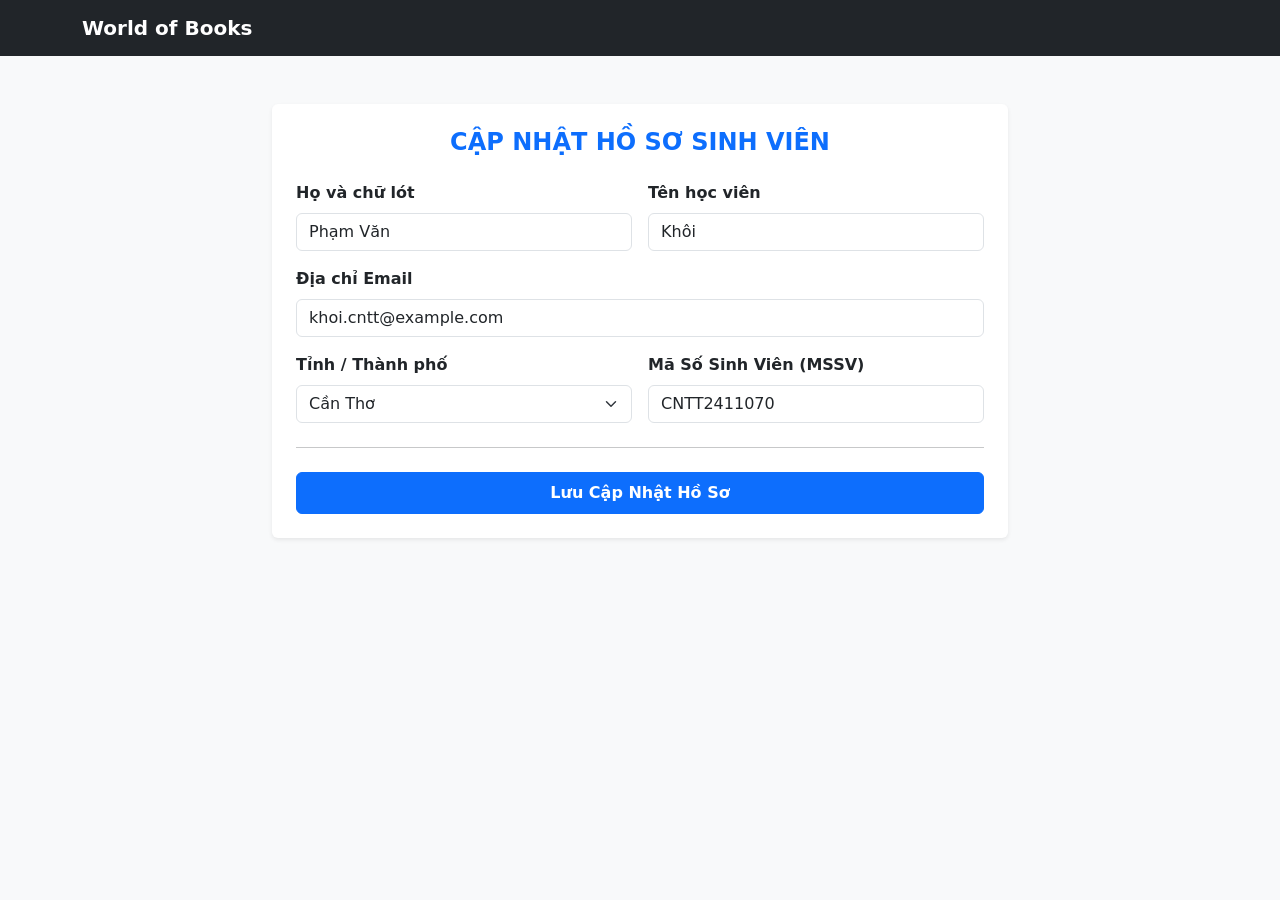
<file: public_html/pages/capnhat.html>
<!DOCTYPE html>
<html lang="vi">
<head>
    <meta charset="UTF-8">
    <meta name="viewport" content="width=device-width, initial-scale=1.0">
    <title>Cập Nhật Tài Khoản - World of Books</title>
    <link href="https://cdn.jsdelivr.net/npm/bootstrap@5.2.3/dist/css/bootstrap.min.css" rel="stylesheet">
    <link rel="stylesheet" href="style.css">
</head>
<body class="bg-light">

    <nav class="navbar navbar-expand-lg navbar-dark bg-dark">
        <div class="container"><a class="navbar-brand fw-bold" href="../index.html">World of Books</a></div>
    </nav>

    <div class="container my-5">
        <div class="row justify-content-center">
            <div class="col-md-8">
                <div class="card border-0 shadow-sm p-4 bg-white">
                    <h4 class="fw-bold text-center text-primary mb-4">CẬP NHẬT HỒ SƠ SINH VIÊN</h4>
                    
                    <form class="needs-validation" novalidate>
                        <div class="row g-3">
                            <div class="col-sm-6">
                                <label for="firstName" class="form-label fw-bold">Họ và chữ lót</label>
                                <input type="text" class="form-control" id="firstName" value="Phạm Văn" required>
                                <div class="invalid-feedback">Không được để trống phần Họ.</div>
                            </div>
                            <div class="col-sm-6">
                                <label for="lastName" class="form-label fw-bold">Tên học viên</label>
                                <input type="text" class="form-control" id="lastName" value="Khôi" required>
                                <div class="invalid-feedback">Không được để trống tên.</div>
                            </div>
                            <div class="col-12">
                                <label for="email" class="form-label fw-bold">Địa chỉ Email</label>
                                <input type="email" class="form-control" id="email" value="khoi.cntt@example.com" required>
                                <div class="invalid-feedback">Vui lòng nhập cấu trúc Email hợp lệ.</div>
                            </div>
                            <div class="col-md-6">
                                <label for="province" class="form-label fw-bold">Tỉnh / Thành phố</label>
                                <select class="form-select" id="province" required>
                                    <option value="">Chọn...</option>
                                    <option selected>Cần Thơ</option>
                                    <option>TP. Hồ Chí Minh</option>
                                    <option>Hà Nội</option>
                                </select>
                            </div>
                            <div class="col-md-6">
                                <label for="mssv" class="form-label fw-bold">Mã Số Sinh Viên (MSSV)</label>
                                <input type="text" class="form-control" id="mssv" value="CNTT2411070" readonly>
                            </div>
                        </div>

                        <hr class="my-4">
                        <button class="btn btn-primary w-100 py-2 fw-bold" type="submit">Lưu Cập Nhật Hồ Sơ</button>
                    </form>
                </div>
            </div>
        </div>
    </div>

    <script>
        (() => {
          'use strict'
          const forms = document.querySelectorAll('.needs-validation')
          Array.from(forms).forEach(form => {
            form.addEventListener('submit', event => {
              if (!form.checkValidity()) {
                event.preventDefault()
                event.stopPropagation()
              }
              form.classList.add('was-validated')
            }, false)
          })
        })()
    </script>
</body>
</html>
</file>
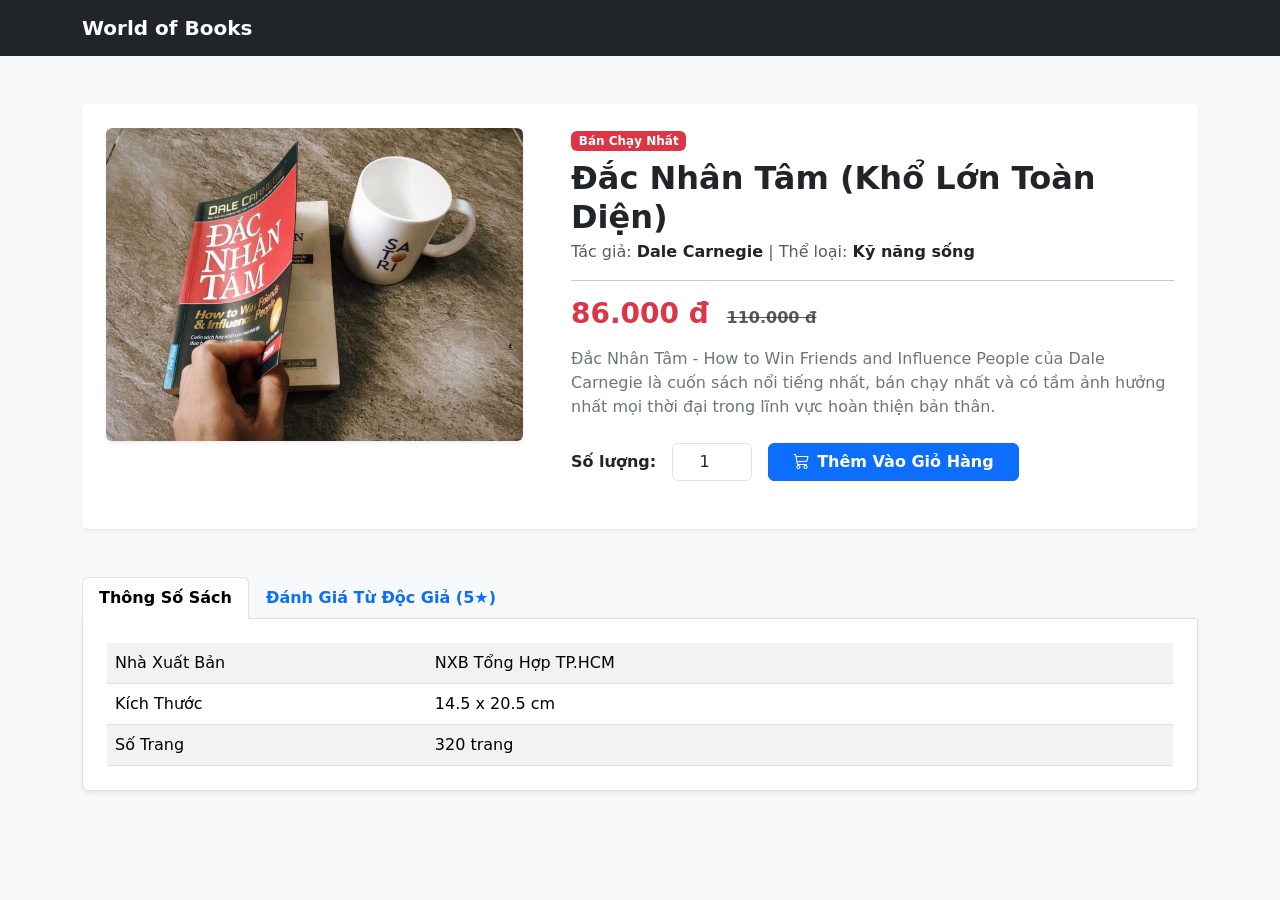
<file: public_html/pages/chitiet.html>
<!DOCTYPE html>
<html lang="vi">
<head>
    <meta charset="UTF-8">
    <meta name="viewport" content="width=device-width, initial-scale=1.0">
    <title>Chi Tiết Sách - World of Books</title>
    <link href="https://cdn.jsdelivr.net/npm/bootstrap@5.2.3/dist/css/bootstrap.min.css" rel="stylesheet">
    <link rel="stylesheet" href="https://cdn.jsdelivr.net/npm/bootstrap-icons@1.10.5/font/bootstrap-icons.css">
    <link rel="stylesheet" href="style.css">
</head>
<body class="bg-light">

    <nav class="navbar navbar-expand-lg navbar-dark bg-dark">
        <div class="container"><a class="navbar-brand fw-bold" href="../index.html">World of Books</a></div>
    </nav>

    <div class="container my-5">
        <div class="card border-0 shadow-sm p-4 bg-white">
            <div class="row g-5">
                <div class="col-md-5 text-center">
                    <img src="../images/dacnhantam.jpg" class="img-fluid rounded shadow-sm custom-detail-img" style="max-height: 380px;" alt="Đắc Nhân Tâm">
                </div>

                <div class="col-md-7">
                    <span class="badge bg-danger mb-2">Bán Chạy Nhất</span>
                    <h2 class="fw-bold text-dark mb-1">Đắc Nhân Tâm (Khổ Lớn Toàn Diện)</h2>
                    <p class="text-muted mb-3">Tác giả: <strong class="text-dark">Dale Carnegie</strong> | Thể loại: <strong class="text-dark">Kỹ năng sống</strong></p>
                    <hr>
                    <h3 class="text-danger fw-bold my-3">86.000 đ <span class="fs-6 text-muted text-decoration-line-through ms-2">110.000 đ</span></h3>
                    <p class="text-secondary">Đắc Nhân Tâm - How to Win Friends and Influence People của Dale Carnegie là cuốn sách nổi tiếng nhất, bán chạy nhất và có tầm ảnh hưởng nhất mọi thời đại trong lĩnh vực hoàn thiện bản thân.</p>
                    
                    <div class="d-flex align-items-center gap-3 my-4">
                        <label class="fw-bold text-dark mb-0">Số lượng:</label>
                        <input type="number" class="form-control text-center" value="1" min="1" style="width: 80px;">
                        <button class="btn btn-primary px-4 fw-bold"><i class="bi bi-cart3 me-2"></i>Thêm Vào Giỏ Hàng</button>
                    </div>
                </div>
            </div>
        </div>

        <div class="row mt-5">
            <div class="col-12">
                <ul class="nav nav-tabs" id="bookDetailTabs" role="tablist">
                    <li class="nav-item"><button class="nav-link active fw-bold" data-bs-toggle="tab" data-bs-target="#specs" type="button" role="tab">Thông Số Sách</button></li>
                    <li class="nav-item"><button class="nav-link fw-bold" data-bs-toggle="tab" data-bs-target="#reviews" type="button" role="tab">Đánh Giá Từ Độc Giả (5★)</button></li>
                </ul>
                <div class="tab-content border border-top-0 p-4 bg-white shadow-sm rounded-bottom">
                    <div class="tab-pane fade show active" id="specs" role="tabpanel">
                        <table class="table table-striped mb-0">
                            <tr><td style="width: 30%;">Nhà Xuất Bản</td><td>NXB Tổng Hợp TP.HCM</td></tr>
                            <tr><td>Kích Thước</td><td>14.5 x 20.5 cm</td></tr>
                            <tr><td>Số Trang</td><td>320 trang</td></tr>
                        </table>
                    </div>
                    <div class="tab-pane fade" id="reviews" role="tabpanel">
                        <p class="mb-0 text-muted">"Sách in chất lượng tốt, nội dung cực hay và có tính ứng dụng thực tế cao!" - <strong>Học viên Phạm Văn Khôi</strong></p>
                    </div>
                </div>
            </div>
        </div>
    </div>

    <script src="https://cdn.jsdelivr.net/npm/bootstrap@5.2.3/dist/js/bootstrap.bundle.min.js"></script>
</body>
</html>
</file>
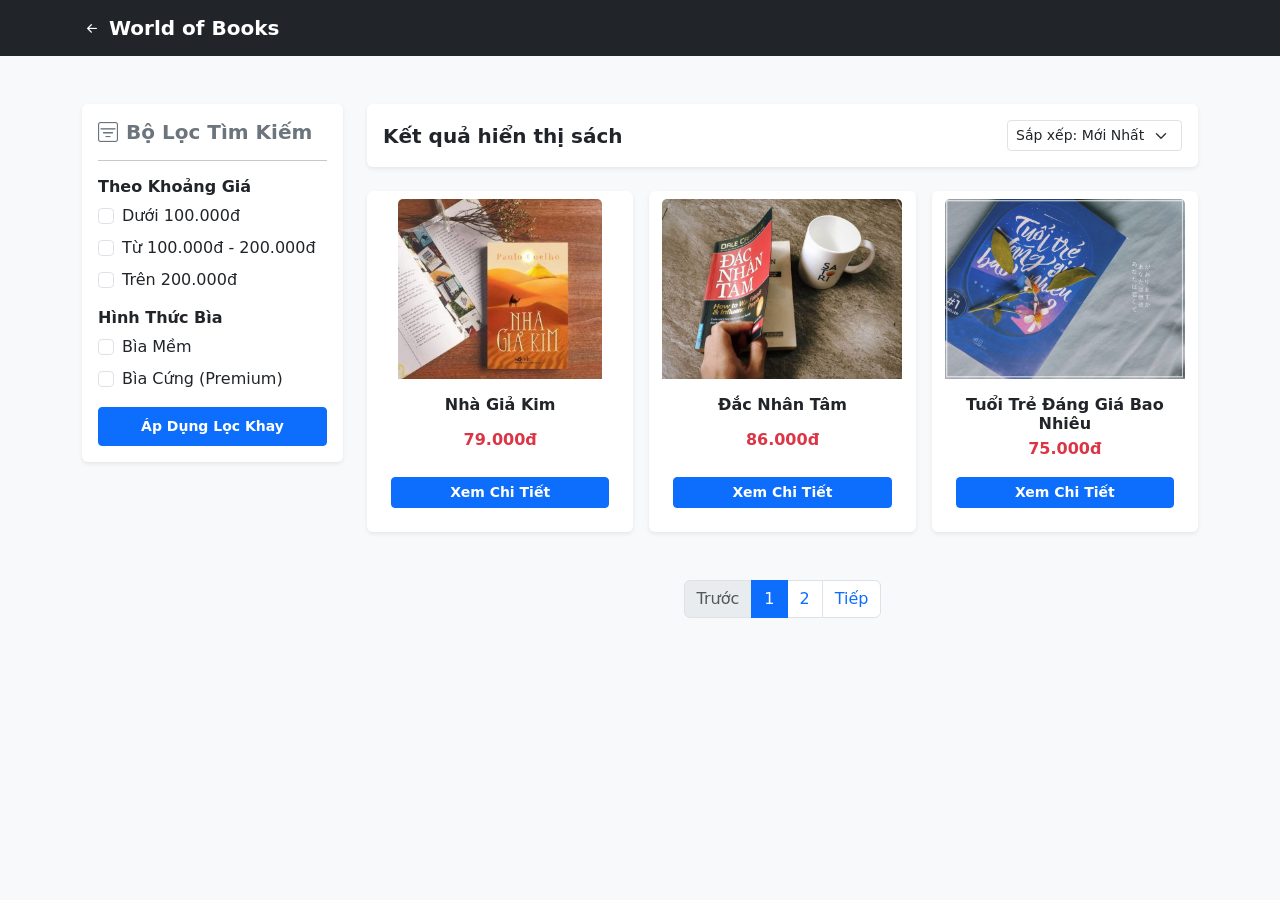
<file: public_html/pages/danhmuc.html>
<!DOCTYPE html>
<html lang="vi">
<head>
    <meta charset="UTF-8">
    <meta name="viewport" content="width=device-width, initial-scale=1.0">
    <title>Danh Mục Sản Phẩm - World of Books</title>
    <link href="https://cdn.jsdelivr.net/npm/bootstrap@5.2.3/dist/css/bootstrap.min.css" rel="stylesheet">
    <link rel="stylesheet" href="https://cdn.jsdelivr.net/npm/bootstrap-icons@1.10.5/font/bootstrap-icons.css">
    <link rel="stylesheet" href="style.css">
</head>
<body class="bg-light">

    <nav class="navbar navbar-expand-lg navbar-dark bg-dark sticky-top">
        <div class="container">
            <a class="navbar-brand fw-bold" href="../index.html"><i class="bi bi-arrow-left-short"></i> World of Books</a>
        </div>
    </nav>

    <div class="container my-5">
        <div class="row">
            <div class="col-lg-3 col-12 mb-4">
                <div class="card border-0 shadow-sm p-3 sticky-top" style="top: 80px;">
                    <h5 class="fw-bold text-secondary mb-3"><i class="bi bi-filter-square me-2"></i>Bộ Lọc Tìm Kiếm</h5>
                    <hr class="mt-0">
                    
                    <h6 class="fw-bold mb-2">Theo Khoảng Giá</h6>
                    <div class="form-check mb-2">
                        <input class="form-check-input" type="checkbox" id="priceRange1">
                        <label class="form-check-label" for="priceRange1">Dưới 100.000đ</label>
                    </div>
                    <div class="form-check mb-2">
                        <input class="form-check-input" type="checkbox" id="priceRange2">
                        <label class="form-check-label" for="priceRange2">Từ 100.000đ - 200.000đ</label>
                    </div>
                    <div class="form-check mb-3">
                        <input class="form-check-input" type="checkbox" id="priceRange3">
                        <label class="form-check-label" for="priceRange3">Trên 200.000đ</label>
                    </div>

                    <h6 class="fw-bold mb-2">Hình Thức Bìa</h6>
                    <div class="form-check mb-2">
                        <input class="form-check-input" type="checkbox" id="cover1">
                        <label class="form-check-label" for="cover1">Bìa Mềm</label>
                    </div>
                    <div class="form-check mb-3">
                        <input class="form-check-input" type="checkbox" id="cover2">
                        <label class="form-check-label" for="cover2">Bìa Cứng (Premium)</label>
                    </div>

                    <button class="btn btn-primary btn-sm w-100 fw-bold py-2">Áp Dụng Lọc Khay</button>
                </div>
            </div>

            <div class="col-lg-9 col-12">
                <div class="card border-0 shadow-sm p-3 mb-4 d-flex flex-sm-row justify-content-between align-items-sm-center gap-2">
                    <h5 class="fw-bold text-dark mb-0">Kết quả hiển thị sách</h5>
                    <select class="form-select form-select-sm w-auto">
                        <option>Sắp xếp: Mới Nhất</option>
                        <option>Giá tăng dần</option>
                        <option>Giá giảm dần</option>
                    </select>
                </div>

                <div class="row row-cols-1 row-cols-sm-2 row-cols-md-3 g-3">
                    <div class="col">
                        <div class="card h-100 border-0 shadow-sm text-center p-2">
                            <img src="../images/nhagiakim.jpg" class="card-img-top mx-auto" style="max-height: 180px; width:auto;" alt="Nhà Giả Kim">
                            <div class="card-body d-flex flex-column justify-content-between">
                                <h6 class="fw-bold text-dark mb-1">Nhà Giả Kim</h6>
                                <p class="text-danger fw-bold mb-3">79.000đ</p>
                                <a href="chitiet.html" class="btn btn-primary btn-sm w-100 fw-bold">Xem Chi Tiết</a>
                            </div>
                        </div>
                    </div>
                    <div class="col">
                        <div class="card h-100 border-0 shadow-sm text-center p-2">
                            <img src="../images/dacnhantam.jpg" class="card-img-top mx-auto" style="max-height: 180px; width:auto;" alt="Đắc Nhân Tâm">
                            <div class="card-body d-flex flex-column justify-content-between">
                                <h6 class="fw-bold text-dark mb-1">Đắc Nhân Tâm</h6>
                                <p class="text-danger fw-bold mb-3">86.000đ</p>
                                <a href="chitiet.html" class="btn btn-primary btn-sm w-100 fw-bold">Xem Chi Tiết</a>
                            </div>
                        </div>
                    </div>
                    <div class="col">
                        <div class="card h-100 border-0 shadow-sm text-center p-2">
                            <img src="../images/tuoitredanggiabaonhieu.jpg" class="card-img-top mx-auto" style="max-height: 180px; width:auto;" alt="Tuổi Trẻ">
                            <div class="card-body d-flex flex-column justify-content-between">
                                <h6 class="fw-bold text-dark mb-1">Tuổi Trẻ Đáng Giá Bao Nhiêu</h6>
                                <p class="text-danger fw-bold mb-3">75.000đ</p>
                                <a href="chitiet.html" class="btn btn-primary btn-sm w-100 fw-bold">Xem Chi Tiết</a>
                            </div>
                        </div>
                    </div>
                </div>

                <nav class="mt-5">
                    <ul class="pagination justify-content-center">
                        <li class="page-item disabled"><a class="page-link" href="#">Trước</a></li>
                        <li class="page-item active"><a class="page-link" href="#">1</a></li>
                        <li class="page-item"><a class="page-link" href="#">2</a></li>
                        <li class="page-item"><a class="page-link" href="#">Tiếp</a></li>
                    </ul>
                </nav>
            </div>
        </div>
    </div>

    <script src="https://cdn.jsdelivr.net/npm/bootstrap@5.2.3/dist/js/bootstrap.bundle.min.js"></script>
</body>
</html>
</file>
<file: public_html/pages/style.css>
/* ==========================================================================
   1. STYLE DÙNG CHUNG HỆ THỐNG (GLOBAL & LAYOUT)
   ========================================================================== */
/* Nền gradient cho các trang Đăng nhập / Đăng ký */
.auth-body {
    background: linear-gradient(135deg, #1f1c2c, #928dab);
    height: 100vh;
}

/* Các khung Container biểu mẫu */
.register-container, 
.login-container {
    max-width: 450px;
}

/* Các thẻ Card biểu mẫu Bo tròn & Đổ bóng */
.register-card, 
.login-card {
    border-radius: 16px;
    box-shadow: 0 10px 30px rgba(0, 0, 0, 0.3);
}

/* Các nút bấm tùy chỉnh */
.btn-register,
.btn-custom {
    border-radius: 8px;
}

/* Định hình độ cao ảnh bìa sách tránh méo mớ */
.custom-card-img {
    height: 280px;
    object-fit: cover;
    border-radius: 4px 4px 0 0;
}

/* Hiệu ứng chuyển động ẩn hiện cho các item sách */
.book-item {
    transition: transform 0.25s ease, opacity 0.25s ease;
}

/* Định dạng chữ in hoa tiêu đề nhóm bộ lọc */
.filter-group-title {
    font-size: 0.85rem;
    text-transform: uppercase; 
    letter-spacing: 1px;
    color: #6c757d;
    font-weight: bold;
    margin-bottom: 8px;
}


/* ==========================================================================
   2. GIAO DIỆN BỘ LỌC VIÊN THUỐC (PILL FILTERS)
   ========================================================================== */
.btn-filter {
    background-color: #f1f1f1;
    color: #555;
    border: none;
    border-radius: 20px; /* Bo tròn hoàn toàn góc dạng viên thuốc */
    padding: 6px 22px;
    font-size: 14px;
    font-weight: 500;
    transition: all 0.2s ease-in-out;
}

.btn-filter:hover {
    background-color: #e0e0e0;
    color: #000;
}

.btn-filter.active {
    background-color: #dbdbdb;
    color: #000;
    font-weight: bold;
    box-shadow: inset 0 2px 4px rgba(0, 0, 0, 0.08);
}


/* ==========================================================================
   3. TÍNH NĂNG HOVER GIỎ HÀNG (CART DROPDOWN)
   ========================================================================== */
.cart-wrapper {
    display: inline-block;
    position: relative; /* Đảm bảo dropdown định vị chuẩn theo giỏ hàng */
}

/* Khung Dropdown giỏ hàng mặc định ẩn */
.cart-dropdown {
    position: absolute;
    top: 130%;
    right: 0;
    width: 300px;
    background-color: #ffffff;
    z-index: 1050;
    opacity: 0;
    visibility: hidden;
    transform: translateY(10px);
    transition: all 0.3s ease;
    pointer-events: none;
}

/* Mũi tên nhỏ hướng lên trên đỉnh giỏ hàng */
.cart-arrow {
    position: absolute;
    top: -8px;
    right: 14px;
    width: 15px;
    height: 15px;
    background-color: #ffffff;
    transform: rotate(45deg);
    border-top: 1px solid #dee2e6;
    border-left: 1px solid #dee2e6;
    z-index: 1051;
}

/* Khi rê chuột vào vùng chứa giỏ hàng thì hiện lên mượt mà */
.cart-wrapper:hover .cart-dropdown {
    opacity: 1;
    visibility: visible;
    transform: translateY(0);
    pointer-events: auto;
}


/* ==========================================================================
   4. BANNER & NHÃN KHUYẾN MÃI (PROMO BADGES)
   ========================================================================== */
.custom-banner-img {
    height: 300px;
    object-fit: cover;
}

.badge-promo {
    position: absolute;
    top: 10px;
    left: 10px;
    background-color: #dc3545;
    color: white;
    padding: 4px 8px;
    font-size: 12px;
    font-weight: bold;
    border-radius: 4px;
    z-index: 2;
}

.old-price {
    text-decoration: line-through;
    color: #6c757d;
    font-size: 0.9em;
    margin-right: 5px;
}


/* ==========================================================================
   5. KHỐI FLASH SALE PHONG CÁCH SHOPEE
   ========================================================================== */
/* Khối Flash Sale Tổng */
.flash-sale-container {
    background-color: #fff;
    border-radius: 8px;
    padding: 20px;
}

.flash-sale-header {
    display: flex;
    justify-content: space-between;
    align-items: center;
    margin-bottom: 15px;
}

.flash-sale-title {
    font-size: 1.5rem;
    font-weight: bold;
    color: #ff4742;
    display: flex;
    align-items: center;
    gap: 8px;
}

/* Đồng hồ đếm ngược */
.countdown-box {
    display: inline-flex;
    gap: 4px;
    margin-left: 10px;
}

.countdown-time {
    background-color: #000;
    color: #fff;
    padding: 2px 6px;
    border-radius: 4px;
    font-weight: bold;
    font-size: 0.9rem;
}

/* Thanh cuộn ngang cho sản phẩm sale */
.flash-sale-slider {
    display: flex;
    gap: 15px;
    overflow-x: auto;
    scroll-behavior: smooth;
    padding-bottom: 10px;
}

.flash-sale-slider::-webkit-scrollbar {
    height: 6px;
}

.flash-sale-slider::-webkit-scrollbar-thumb {
    background-color: #e0e0e0;
    border-radius: 4px;
}

/* Card sản phẩm Flash Sale */
.flash-sale-item {
    flex: 0 0 calc(16.666% - 13px);
    min-width: 160px;
    position: relative;
    background: #fff;
    border: 1px solid #f0f0f0;
    border-radius: 4px;
    padding: 8px;
    display: flex;
    flex-direction: column;
    justify-content: space-between;
}

/* Nhãn giảm giá phần trăm chéo đuôi cá góc phải giống Shopee */
.shopee-badge-promo {
    position: absolute;
    top: 0;
    right: 0;
    background-color: rgba(255, 212, 36, 0.9);
    color: #ec3818;
    padding: 4px 6px;
    font-size: 11px;
    font-weight: bold;
    text-align: center;
    border-bottom-left-radius: 4px;
    z-index: 3;
}

.shopee-badge-promo::after {
    content: '';
    position: absolute;
    bottom: -4px;
    left: 0;
    width: 0;
    height: 0;
    border-left: 14px solid transparent;
    border-right: 14px solid transparent;
    border-top: 4px solid rgba(255, 212, 36, 0.9);
}

/* Giá và thanh tiến trình SELLING FAST */
.flash-sale-price {
    color: #ee4d2d;
    font-size: 1.1rem;
    font-weight: 500;
    text-align: center;
    margin-top: 8px;
    margin-bottom: 4px;
}

.selling-fast-bar {
    position: relative;
    background-color: #ffbda6;
    color: #fff;
    border-radius: 10px;
    height: 16px;
    font-size: 9px;
    font-weight: bold;
    text-transform: uppercase;
    display: flex;
    align-items: center;
    justify-content: center;
    overflow: hidden;
    z-index: 1;
}

.selling-fast-progress {
    position: absolute;
    left: 0;
    top: 0;
    bottom: 0;
    background: linear-gradient(90deg, #ff5722, #ff7337);
    z-index: -1;
    border-radius: 10px;
}


/* ==========================================================================
   6. STYLE BỔ SUNG RIÊNG CHO TRANG LIÊN HỆ (CONTACT)
   ========================================================================== */
.contact-body {
    background-color: #f8f9fa !important;
}

.contact-container {
    max-width: 600px;
}

.contact-card {
    border-radius: 1rem;
    overflow: hidden;
}
@keyframes flash-animation {
    0% { opacity: 0.3; transform: scale(0.9); }
    50% { opacity: 1; transform: scale(1.1); }
    100% { opacity: 0.3; transform: scale(0.9); }
}
.animation-flash {
    animation: flash-animation 1.2s infinite ease-in-out;
}
/* Hiệu ứng rê chuột vào thẻ sách flash sale */
.card.flex-shrink-0:hover {
    transform: translateY(-4px);
    border-color: #dc3545 !important;
}
</file>
